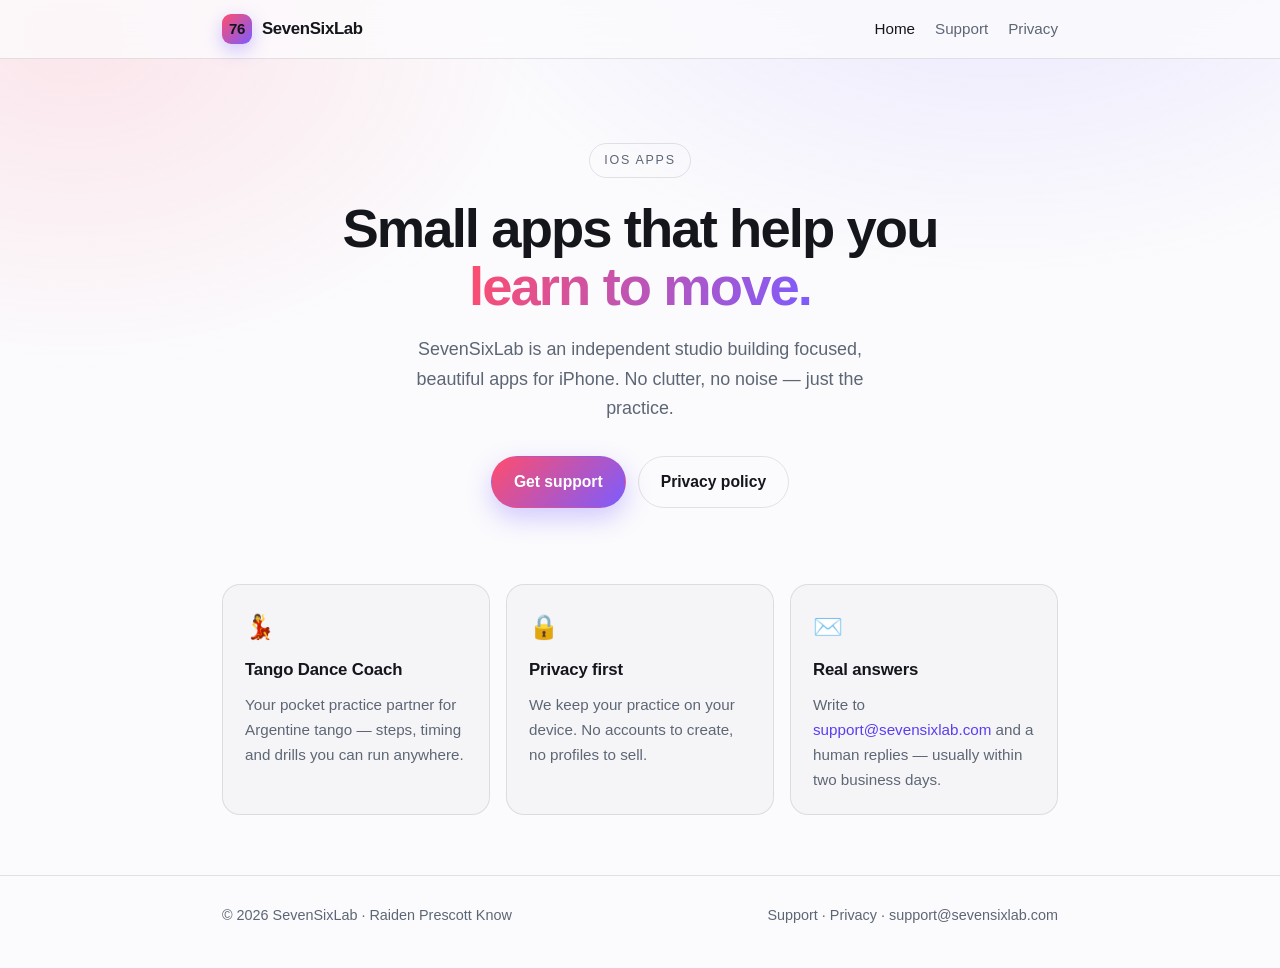
<file: index.html>
<!DOCTYPE html>
<html lang="en">
<head>
<meta charset="utf-8">
<meta name="viewport" content="width=device-width, initial-scale=1">
<title>SevenSixLab — apps that teach you to move</title>
<meta name="description" content="SevenSixLab builds focused iOS apps. Our first app is Tango Dance Coach.">
<link rel="stylesheet" href="styles.css">
<link rel="icon" href="data:image/svg+xml,<svg xmlns='http://www.w3.org/2000/svg' viewBox='0 0 100 100'><text y='.9em' font-size='90'>💃</text></svg>">
</head>
<body>

<header class="site-header">
  <div class="wrap nav">
    <a class="brand" href="index.html"><span class="logo">76</span> SevenSixLab</a>
    <nav class="nav-links">
      <a href="index.html" aria-current="page">Home</a>
      <a href="support.html">Support</a>
      <a href="privacy.html">Privacy</a>
    </nav>
  </div>
</header>

<main>
  <section class="wrap hero">
    <span class="eyebrow">iOS Apps</span>
    <h1>Small apps that help you<br><span class="gradient">learn to move.</span></h1>
    <p class="lede">SevenSixLab is an independent studio building focused, beautiful apps for iPhone. No clutter, no noise — just the practice.</p>
    <div class="btn-row">
      <a class="btn btn-primary" href="support.html">Get support</a>
      <a class="btn" href="privacy.html">Privacy policy</a>
    </div>
  </section>

  <section class="wrap">
    <div class="grid">
      <div class="card">
        <span class="ico">💃</span>
        <h3>Tango Dance Coach</h3>
        <p>Your pocket practice partner for Argentine tango — steps, timing and drills you can run anywhere.</p>
      </div>
      <div class="card">
        <span class="ico">🔒</span>
        <h3>Privacy first</h3>
        <p>We keep your practice on your device. No accounts to create, no profiles to sell.</p>
      </div>
      <div class="card">
        <span class="ico">✉️</span>
        <h3>Real answers</h3>
        <p>Write to <a href="mailto:support@sevensixlab.com">support@sevensixlab.com</a> and a human replies — usually within two business days.</p>
      </div>
    </div>
  </section>
</main>

<footer class="site-footer">
  <div class="wrap footer-inner">
    <span>© <span id="year">2026</span> SevenSixLab · Raiden Prescott Know</span>
    <span><a href="support.html">Support</a> · <a href="privacy.html">Privacy</a> · <a href="mailto:support@sevensixlab.com">support@sevensixlab.com</a></span>
  </div>
</footer>

<script>document.getElementById('year').textContent = new Date().getFullYear();</script>
</body>
</html>
</file>
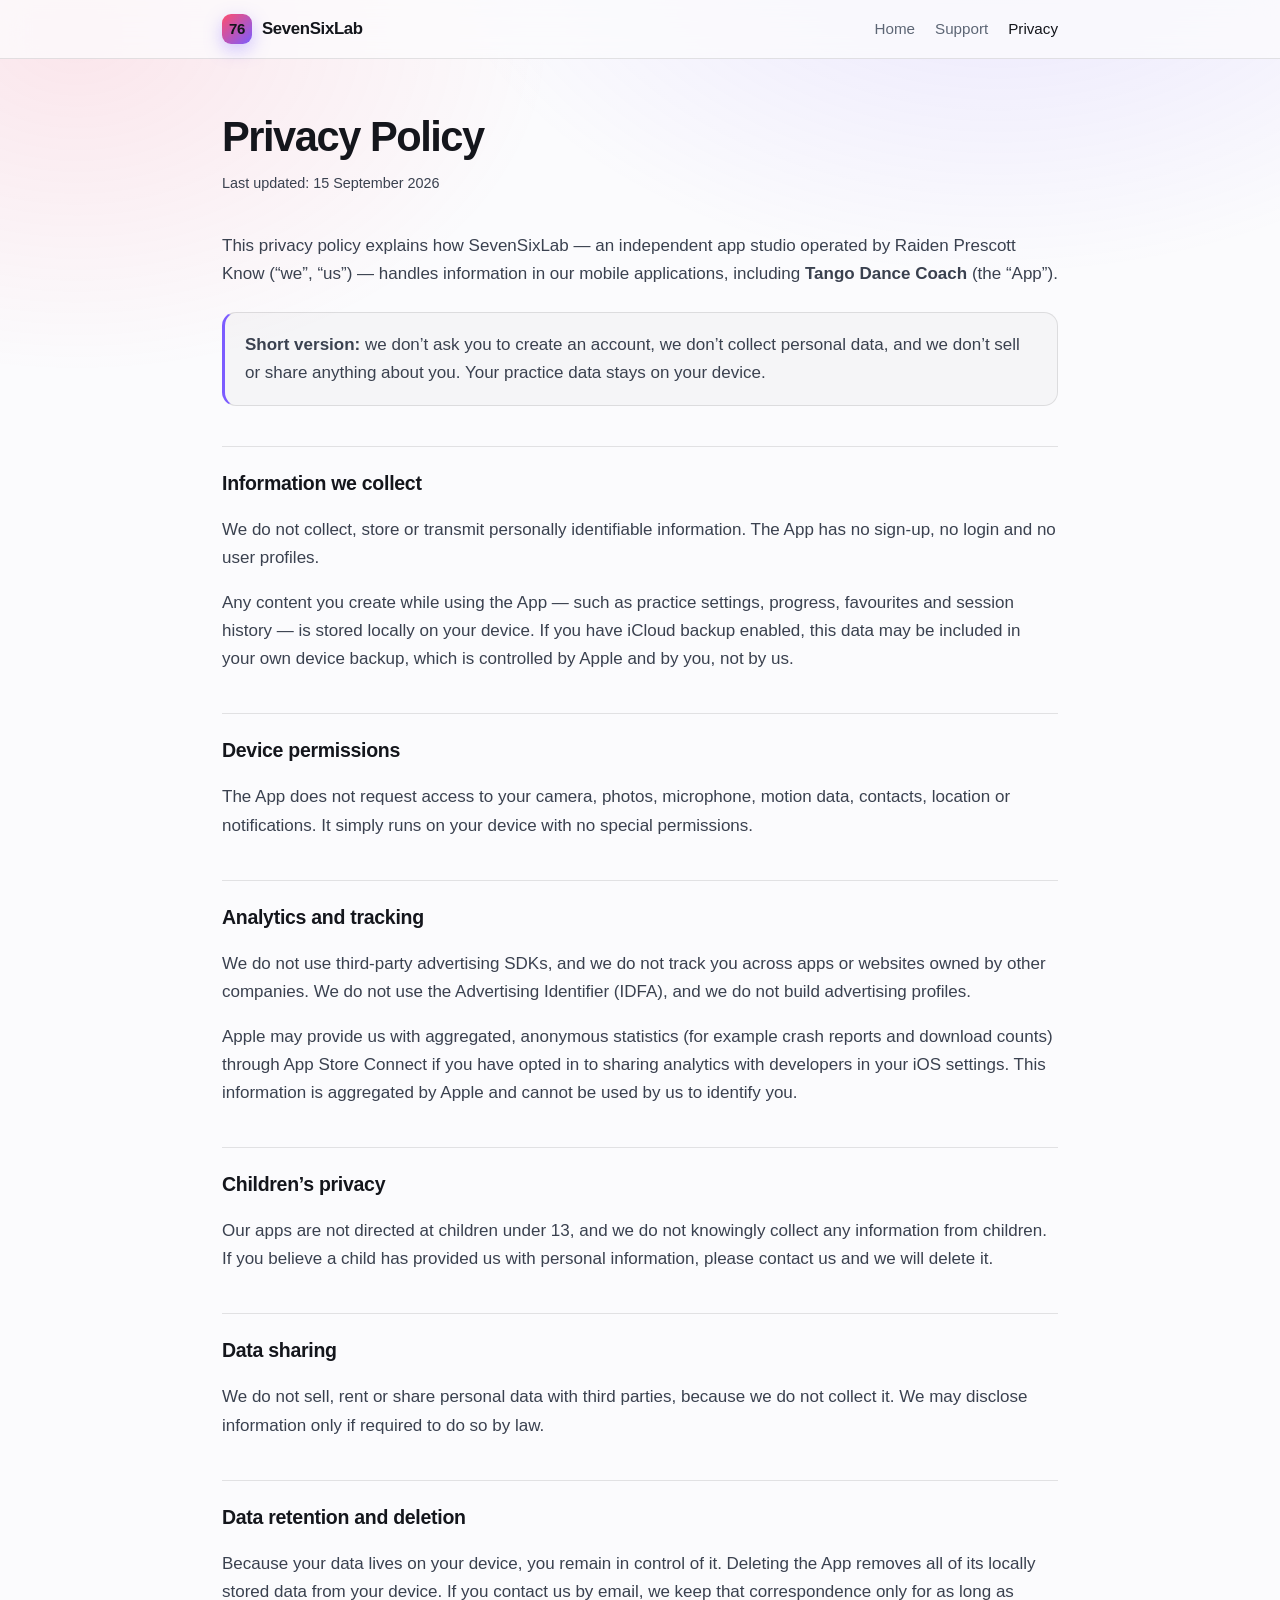
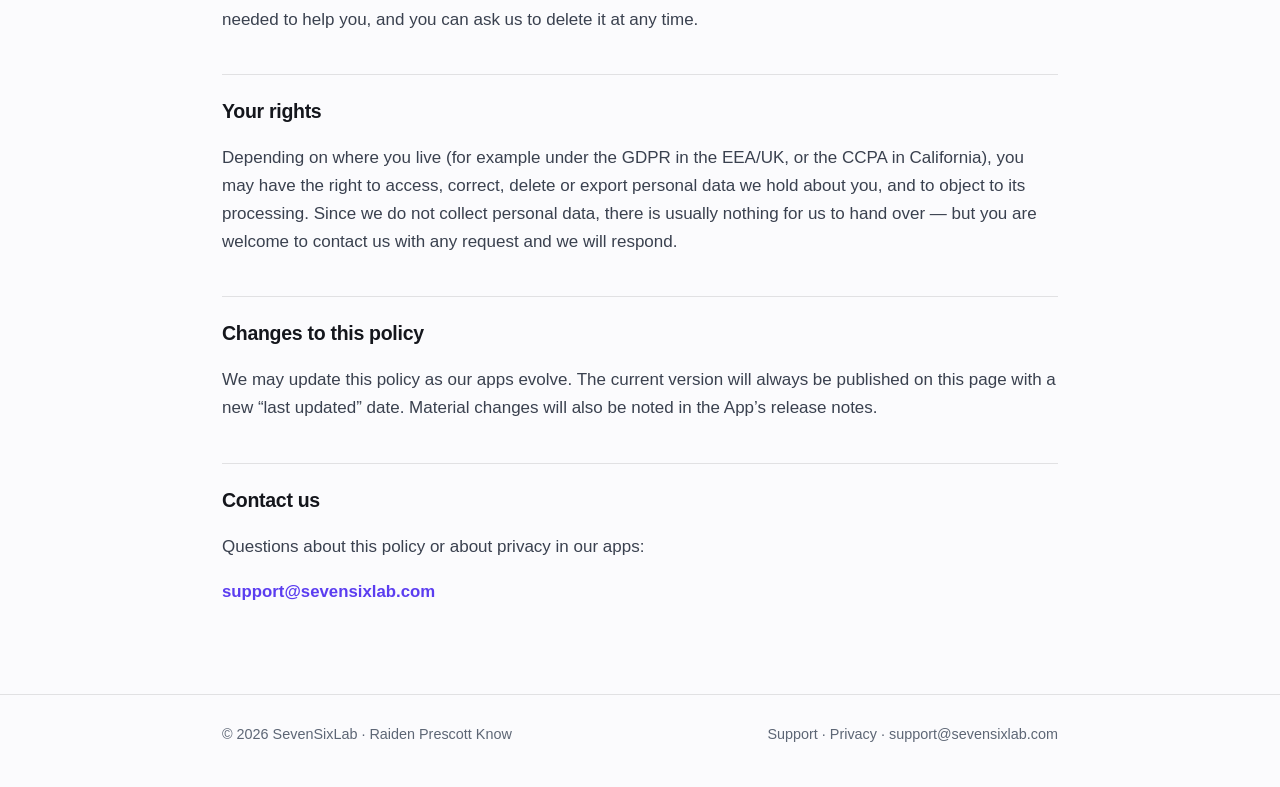
<file: privacy.html>
<!DOCTYPE html>
<html lang="en">
<head>
<meta charset="utf-8">
<meta name="viewport" content="width=device-width, initial-scale=1">
<title>Privacy Policy — SevenSixLab</title>
<meta name="description" content="Privacy policy for SevenSixLab apps, including Tango Dance Coach.">
<link rel="stylesheet" href="styles.css">
<link rel="icon" href="data:image/svg+xml,<svg xmlns='http://www.w3.org/2000/svg' viewBox='0 0 100 100'><text y='.9em' font-size='90'>💃</text></svg>">
</head>
<body>

<header class="site-header">
  <div class="wrap nav">
    <a class="brand" href="index.html"><span class="logo">76</span> SevenSixLab</a>
    <nav class="nav-links">
      <a href="index.html">Home</a>
      <a href="support.html">Support</a>
      <a href="privacy.html" aria-current="page">Privacy</a>
    </nav>
  </div>
</header>

<main class="wrap page">
  <h1>Privacy Policy</h1>
  <p class="updated">Last updated: 15 September 2026</p>

  <p>This privacy policy explains how SevenSixLab — an independent app studio operated by Raiden Prescott Know (“we”, “us”) — handles information in our mobile applications, including <strong>Tango Dance Coach</strong> (the “App”).</p>

  <div class="callout">
    <p><strong>Short version:</strong> we don’t ask you to create an account, we don’t collect personal data, and we don’t sell or share anything about you. Your practice data stays on your device.</p>
  </div>

  <h2>Information we collect</h2>
  <p>We do not collect, store or transmit personally identifiable information. The App has no sign-up, no login and no user profiles.</p>
  <p>Any content you create while using the App — such as practice settings, progress, favourites and session history — is stored locally on your device. If you have iCloud backup enabled, this data may be included in your own device backup, which is controlled by Apple and by you, not by us.</p>

  <h2>Device permissions</h2>
  <p>The App does not request access to your camera, photos, microphone, motion data, contacts, location or notifications. It simply runs on your device with no special permissions.</p>

  <h2>Analytics and tracking</h2>
  <p>We do not use third-party advertising SDKs, and we do not track you across apps or websites owned by other companies. We do not use the Advertising Identifier (IDFA), and we do not build advertising profiles.</p>
  <p>Apple may provide us with aggregated, anonymous statistics (for example crash reports and download counts) through App Store Connect if you have opted in to sharing analytics with developers in your iOS settings. This information is aggregated by Apple and cannot be used by us to identify you.</p>

  <h2>Children’s privacy</h2>
  <p>Our apps are not directed at children under 13, and we do not knowingly collect any information from children. If you believe a child has provided us with personal information, please contact us and we will delete it.</p>

  <h2>Data sharing</h2>
  <p>We do not sell, rent or share personal data with third parties, because we do not collect it. We may disclose information only if required to do so by law.</p>

  <h2>Data retention and deletion</h2>
  <p>Because your data lives on your device, you remain in control of it. Deleting the App removes all of its locally stored data from your device. If you contact us by email, we keep that correspondence only for as long as needed to help you, and you can ask us to delete it at any time.</p>

  <h2>Your rights</h2>
  <p>Depending on where you live (for example under the GDPR in the EEA/UK, or the CCPA in California), you may have the right to access, correct, delete or export personal data we hold about you, and to object to its processing. Since we do not collect personal data, there is usually nothing for us to hand over — but you are welcome to contact us with any request and we will respond.</p>

  <h2>Changes to this policy</h2>
  <p>We may update this policy as our apps evolve. The current version will always be published on this page with a new “last updated” date. Material changes will also be noted in the App’s release notes.</p>

  <h2>Contact us</h2>
  <p>Questions about this policy or about privacy in our apps:</p>
  <p class="mail"><a href="mailto:support@sevensixlab.com">support@sevensixlab.com</a></p>
</main>

<footer class="site-footer">
  <div class="wrap footer-inner">
    <span>© <span id="year">2026</span> SevenSixLab · Raiden Prescott Know</span>
    <span><a href="support.html">Support</a> · <a href="privacy.html">Privacy</a> · <a href="mailto:support@sevensixlab.com">support@sevensixlab.com</a></span>
  </div>
</footer>

<script>document.getElementById('year').textContent = new Date().getFullYear();</script>
</body>
</html>
</file>
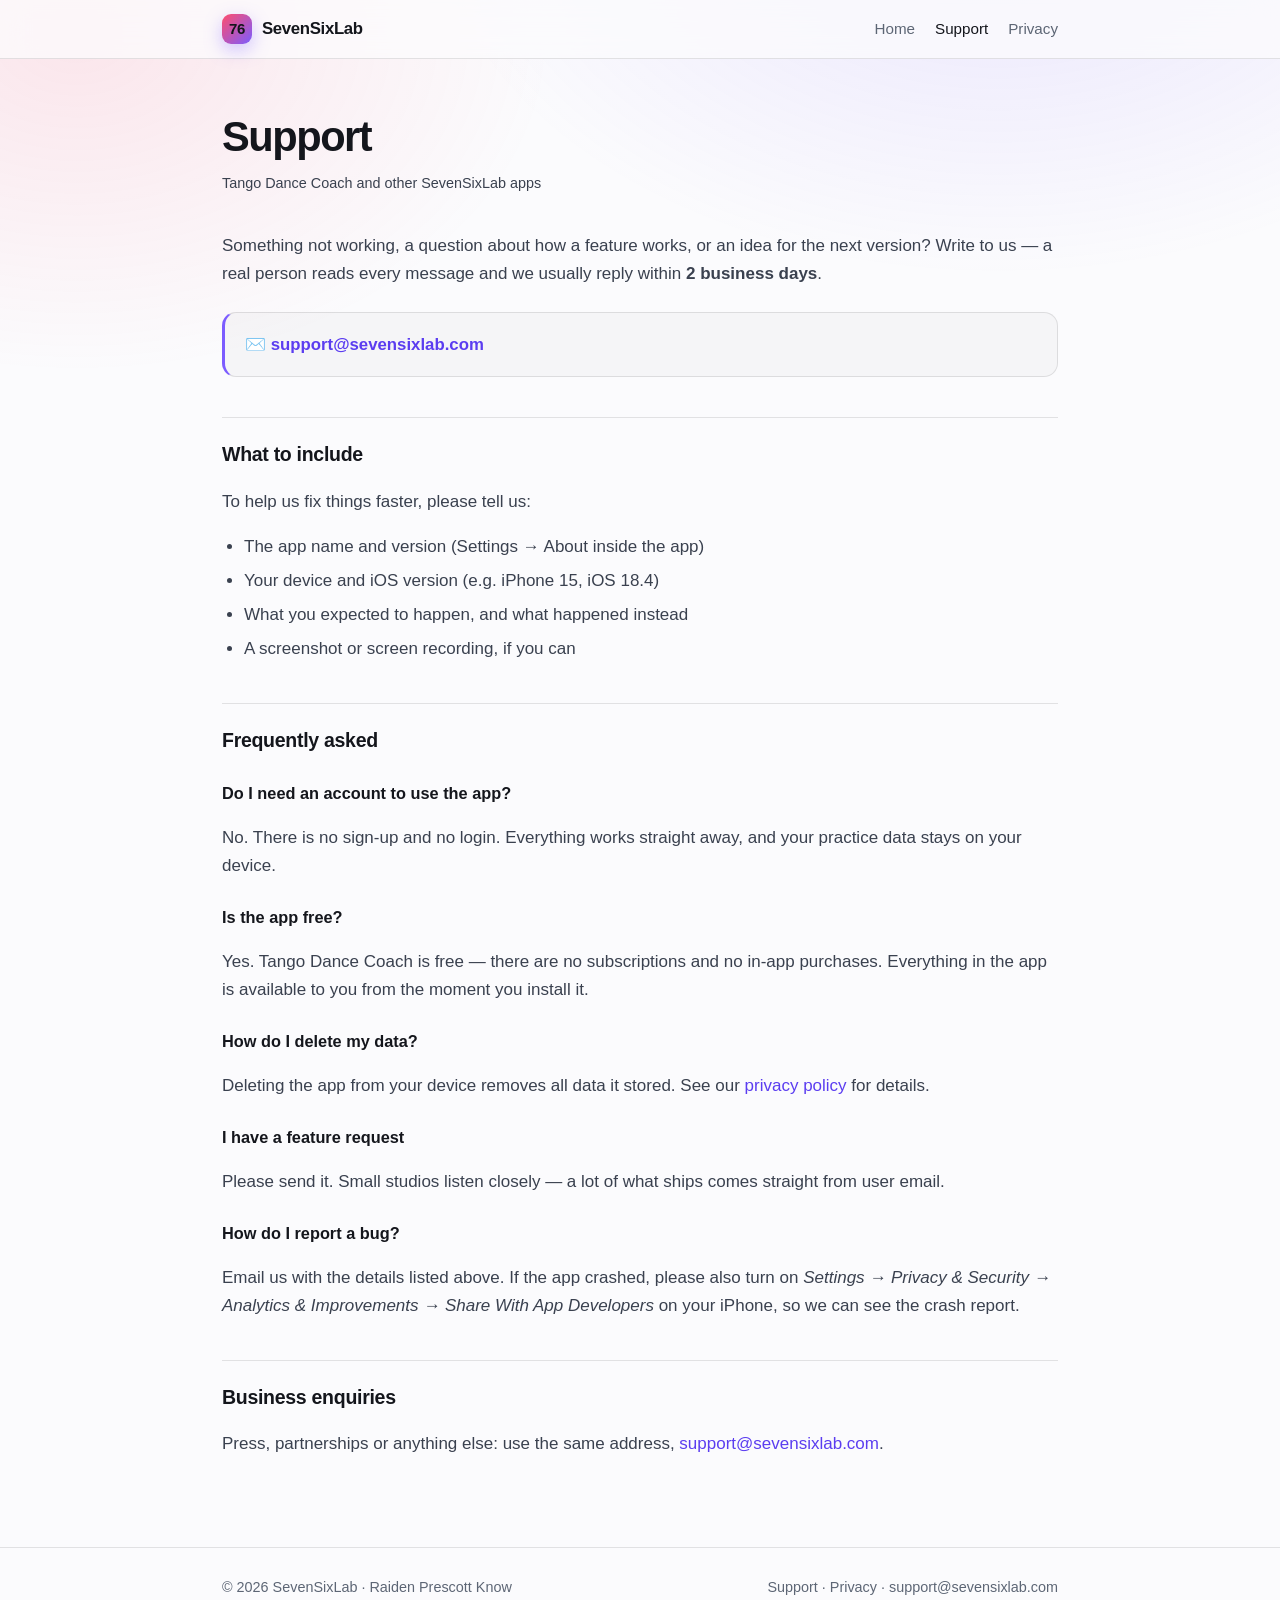
<file: support.html>
<!DOCTYPE html>
<html lang="en">
<head>
<meta charset="utf-8">
<meta name="viewport" content="width=device-width, initial-scale=1">
<title>Support — SevenSixLab</title>
<meta name="description" content="Support for SevenSixLab apps, including Tango Dance Coach. Email support@sevensixlab.com.">
<link rel="stylesheet" href="styles.css">
<link rel="icon" href="data:image/svg+xml,<svg xmlns='http://www.w3.org/2000/svg' viewBox='0 0 100 100'><text y='.9em' font-size='90'>💃</text></svg>">
</head>
<body>

<header class="site-header">
  <div class="wrap nav">
    <a class="brand" href="index.html"><span class="logo">76</span> SevenSixLab</a>
    <nav class="nav-links">
      <a href="index.html">Home</a>
      <a href="support.html" aria-current="page">Support</a>
      <a href="privacy.html">Privacy</a>
    </nav>
  </div>
</header>

<main class="wrap page">
  <h1>Support</h1>
  <p class="updated">Tango Dance Coach and other SevenSixLab apps</p>

  <p>Something not working, a question about how a feature works, or an idea for the next version? Write to us — a real person reads every message and we usually reply within <strong>2 business days</strong>.</p>

  <div class="callout">
    <p class="mail">✉️ <a href="mailto:support@sevensixlab.com?subject=Tango%20Dance%20Coach%20support">support@sevensixlab.com</a></p>
  </div>

  <h2>What to include</h2>
  <p>To help us fix things faster, please tell us:</p>
  <ul>
    <li>The app name and version (Settings → About inside the app)</li>
    <li>Your device and iOS version (e.g. iPhone 15, iOS 18.4)</li>
    <li>What you expected to happen, and what happened instead</li>
    <li>A screenshot or screen recording, if you can</li>
  </ul>

  <h2>Frequently asked</h2>

  <h3>Do I need an account to use the app?</h3>
  <p>No. There is no sign-up and no login. Everything works straight away, and your practice data stays on your device.</p>

  <h3>Is the app free?</h3>
  <p>Yes. Tango Dance Coach is free — there are no subscriptions and no in-app purchases. Everything in the app is available to you from the moment you install it.</p>

  <h3>How do I delete my data?</h3>
  <p>Deleting the app from your device removes all data it stored. See our <a href="privacy.html">privacy policy</a> for details.</p>

  <h3>I have a feature request</h3>
  <p>Please send it. Small studios listen closely — a lot of what ships comes straight from user email.</p>

  <h3>How do I report a bug?</h3>
  <p>Email us with the details listed above. If the app crashed, please also turn on <em>Settings → Privacy &amp; Security → Analytics &amp; Improvements → Share With App Developers</em> on your iPhone, so we can see the crash report.</p>

  <h2>Business enquiries</h2>
  <p>Press, partnerships or anything else: use the same address, <a href="mailto:support@sevensixlab.com">support@sevensixlab.com</a>.</p>
</main>

<footer class="site-footer">
  <div class="wrap footer-inner">
    <span>© <span id="year">2026</span> SevenSixLab · Raiden Prescott Know</span>
    <span><a href="support.html">Support</a> · <a href="privacy.html">Privacy</a> · <a href="mailto:support@sevensixlab.com">support@sevensixlab.com</a></span>
  </div>
</footer>

<script>document.getElementById('year').textContent = new Date().getFullYear();</script>
</body>
</html>
</file>
<file: styles.css>
:root {
  --bg: #0b0d12;
  --bg-soft: #11141c;
  --card: rgba(255, 255, 255, 0.04);
  --border: rgba(255, 255, 255, 0.09);
  --text: #e8eaf0;
  --muted: #9aa3b2;
  --accent: #ff4d6d;
  --accent-2: #7c5cff;
  --radius: 18px;
  --maxw: 880px;
}

* { box-sizing: border-box; }

html { scroll-behavior: smooth; }

body {
  margin: 0;
  font-family: -apple-system, BlinkMacSystemFont, "SF Pro Text", "Segoe UI", Inter, Roboto, Helvetica, Arial, sans-serif;
  font-size: 17px;
  line-height: 1.65;
  color: var(--text);
  background: var(--bg);
  -webkit-font-smoothing: antialiased;
}

body::before {
  content: "";
  position: fixed;
  inset: 0;
  z-index: -1;
  background:
    radial-gradient(60rem 40rem at 78% -12%, rgba(124, 92, 255, 0.22), transparent 60%),
    radial-gradient(48rem 34rem at 6% 4%, rgba(255, 77, 109, 0.18), transparent 62%);
}

a { color: #b9a9ff; text-decoration: none; }
a:hover { text-decoration: underline; }

.wrap {
  max-width: var(--maxw);
  margin: 0 auto;
  padding-inline: 22px;
}

/* Header */
.site-header {
  position: sticky;
  top: 0;
  z-index: 10;
  backdrop-filter: saturate(160%) blur(14px);
  background: rgba(11, 13, 18, 0.72);
  border-bottom: 1px solid var(--border);
}

.nav {
  display: flex;
  align-items: center;
  justify-content: space-between;
  gap: 16px;
  padding-block: 14px;
  flex-wrap: wrap;
}

.brand {
  display: inline-flex;
  align-items: center;
  gap: 10px;
  font-weight: 700;
  letter-spacing: -0.02em;
  color: var(--text);
  font-size: 1.05rem;
}
.brand:hover { text-decoration: none; }

.logo {
  width: 30px;
  height: 30px;
  border-radius: 9px;
  background: linear-gradient(135deg, var(--accent), var(--accent-2));
  display: grid;
  place-items: center;
  font-size: 15px;
  box-shadow: 0 6px 18px rgba(124, 92, 255, 0.35);
}

.nav-links {
  display: flex;
  gap: 20px;
  font-size: 0.95rem;
}
.nav-links a { color: var(--muted); }
.nav-links a:hover, .nav-links a[aria-current="page"] { color: var(--text); text-decoration: none; }

/* Hero */
.hero {
  padding-block: 84px 56px;
  text-align: center;
}

.eyebrow {
  display: inline-block;
  font-size: 0.78rem;
  letter-spacing: 0.14em;
  text-transform: uppercase;
  color: var(--muted);
  border: 1px solid var(--border);
  border-radius: 999px;
  padding: 6px 14px;
  margin-bottom: 22px;
}

h1 {
  font-size: clamp(2.1rem, 6vw, 3.4rem);
  line-height: 1.08;
  letter-spacing: -0.035em;
  margin: 0 0 18px;
}

.gradient {
  background: linear-gradient(110deg, var(--accent), var(--accent-2));
  -webkit-background-clip: text;
  background-clip: text;
  color: transparent;
}

.lede {
  font-size: 1.12rem;
  color: var(--muted);
  max-width: 46ch;
  margin: 0 auto 32px;
}

.btn-row {
  display: flex;
  gap: 12px;
  justify-content: center;
  flex-wrap: wrap;
}

.btn {
  display: inline-block;
  padding: 12px 22px;
  border-radius: 999px;
  font-weight: 600;
  font-size: 0.98rem;
  border: 1px solid var(--border);
  color: var(--text);
}
.btn:hover { text-decoration: none; border-color: rgba(255,255,255,0.22); }

.btn-primary {
  background: linear-gradient(135deg, var(--accent), var(--accent-2));
  border-color: transparent;
  color: #fff;
  box-shadow: 0 10px 26px rgba(124, 92, 255, 0.32);
}
.btn-primary:hover { opacity: 0.93; }

/* Cards */
.grid {
  display: grid;
  grid-template-columns: repeat(auto-fit, minmax(230px, 1fr));
  gap: 16px;
  padding-block: 20px 60px;
}

.card {
  background: var(--card);
  border: 1px solid var(--border);
  border-radius: var(--radius);
  padding: 22px;
}

.card h3 {
  margin: 0 0 8px;
  font-size: 1.05rem;
  letter-spacing: -0.01em;
}

.card p {
  margin: 0;
  color: var(--muted);
  font-size: 0.95rem;
}

.card .ico { font-size: 1.5rem; display: block; margin-bottom: 10px; }

/* Content pages */
.page { padding-block: 56px 72px; }

.page h1 { text-align: left; font-size: clamp(1.9rem, 5vw, 2.6rem); }

.updated {
  color: var(--muted);
  font-size: 0.9rem;
  margin: -6px 0 36px;
}

.page h2 {
  font-size: 1.22rem;
  letter-spacing: -0.015em;
  margin: 40px 0 10px;
  padding-top: 20px;
  border-top: 1px solid var(--border);
}

.page h3 { font-size: 1.02rem; margin: 24px 0 6px; }

.page p, .page li { color: #ccd2de; }
.page ul { padding-left: 22px; }
.page li { margin-bottom: 6px; }

.callout {
  background: var(--card);
  border: 1px solid var(--border);
  border-left: 3px solid var(--accent-2);
  border-radius: 14px;
  padding: 18px 20px;
  margin: 24px 0;
}
.callout p { margin: 0; }

.mail {
  font-weight: 600;
  font-size: 1.05rem;
}

/* Footer */
.site-footer {
  border-top: 1px solid var(--border);
  padding-block: 28px 40px;
  color: var(--muted);
  font-size: 0.9rem;
}

.footer-inner {
  display: flex;
  justify-content: space-between;
  gap: 14px;
  flex-wrap: wrap;
}

.footer-inner a { color: var(--muted); }

@media (prefers-color-scheme: light) {
  :root {
    --bg: #fbfbfd;
    --card: rgba(0, 0, 0, 0.025);
    --border: rgba(0, 0, 0, 0.1);
    --text: #14161c;
    --muted: #5d6675;
  }
  body::before {
    background:
      radial-gradient(60rem 40rem at 78% -12%, rgba(124, 92, 255, 0.14), transparent 60%),
      radial-gradient(48rem 34rem at 6% 4%, rgba(255, 77, 109, 0.12), transparent 62%);
  }
  .site-header { background: rgba(251, 251, 253, 0.78); }
  a { color: #5b3df0; }
  .page p, .page li { color: #3a414f; }
}
</file>
